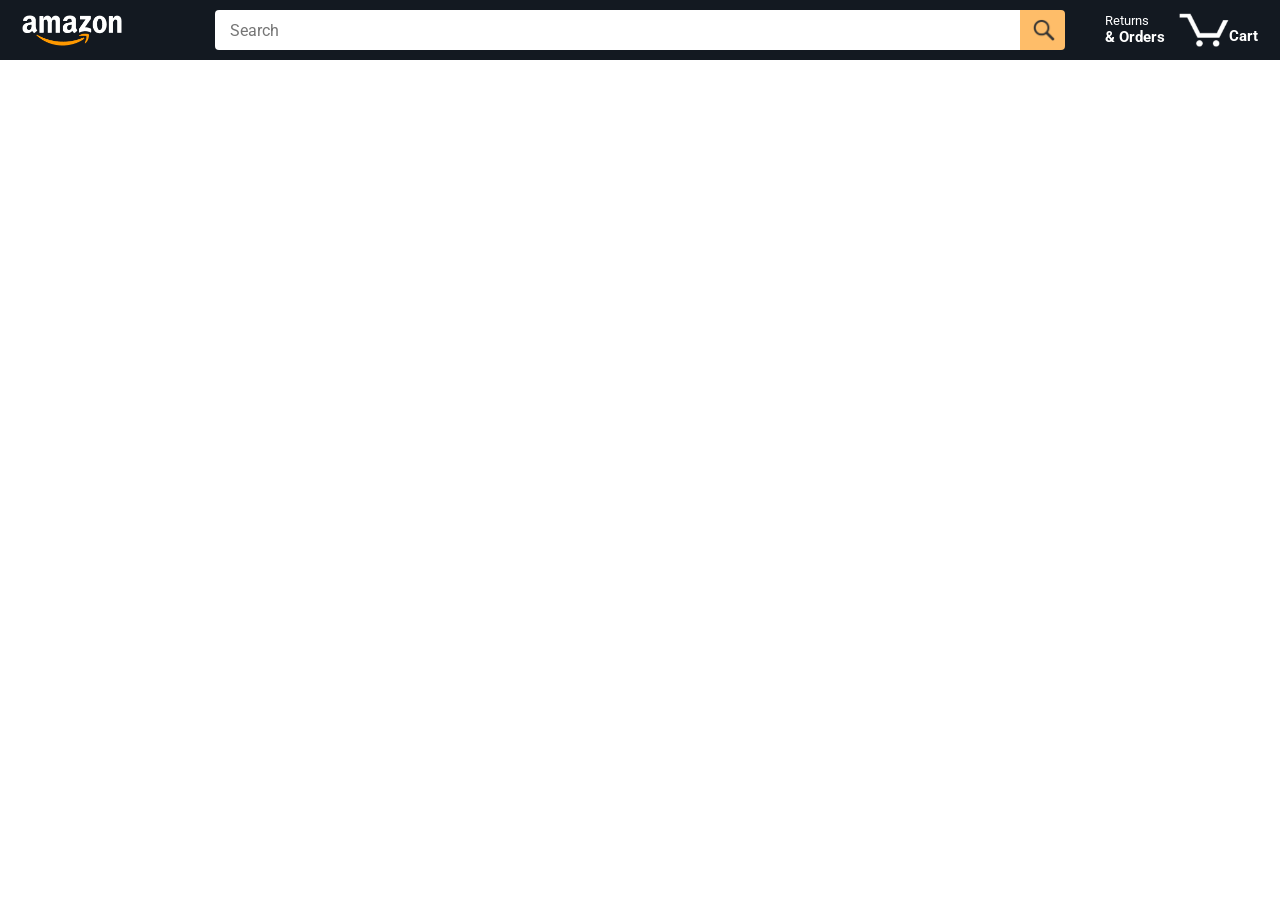
<file: javascript-amazon-project-main/index.html>
<!DOCTYPE html>
<html>
  <head>
    <title>Amazon Project</title>

    <!-- This code is needed for responsive design to work.
      (Responsive design = make the website look good on
      smaller screen sizes like a phone or a tablet). -->
    <meta name="viewport" content="width=device-width, initial-scale=1">

    <!-- Load a font called Roboto from Google Fonts. -->
    <link rel="preconnect" href="https://fonts.googleapis.com">
    <link rel="preconnect" href="https://fonts.gstatic.com" crossorigin>
    <link href="https://fonts.googleapis.com/css2?family=Roboto:wght@400;500;700&display=swap" rel="stylesheet">

    <!-- Here are the CSS files for this page. -->
    <link rel="stylesheet" href="styles/shared/general.css">
    <link rel="stylesheet" href="styles/shared/amazon-header.css">
    <link rel="stylesheet" href="styles/pages/amazon.css">
  </head>
  <body>
    <div class="amazon-header">
      <div class="amazon-header-left-section">
        <a href="index.html" class="header-link">
          <img class="amazon-logo"
            src="images/amazon-logo-white.png">
          <img class="amazon-mobile-logo"
            src="images/amazon-mobile-logo-white.png">
        </a>
      </div>

      <div class="amazon-header-middle-section">
        <input class="search-bar" type="text" placeholder="Search">

        <button class="search-button">
          <img class="search-icon" src="images/icons/search-icon.png">
        </button>
      </div>

      <div class="amazon-header-right-section">
        <a class="orders-link header-link" href="orders.html">
          <span class="returns-text">Returns</span>
          <span class="orders-text">& Orders</span>
        </a>

        <a class="cart-link header-link" href="checkout.html">
          <img class="cart-icon" src="images/icons/cart-icon.png">
          <div class="cart-quantity js-cart-quantity"></div>
          <div class="cart-text">Cart</div>
        </a>
      </div>
    </div>
    
    <div class="main">
      <div class="products-grid js-products-grid">
        
      </div>
    </div>

    <script type="module" src="scripts/amazon.js"></script>
  </body>
</html>
</file>
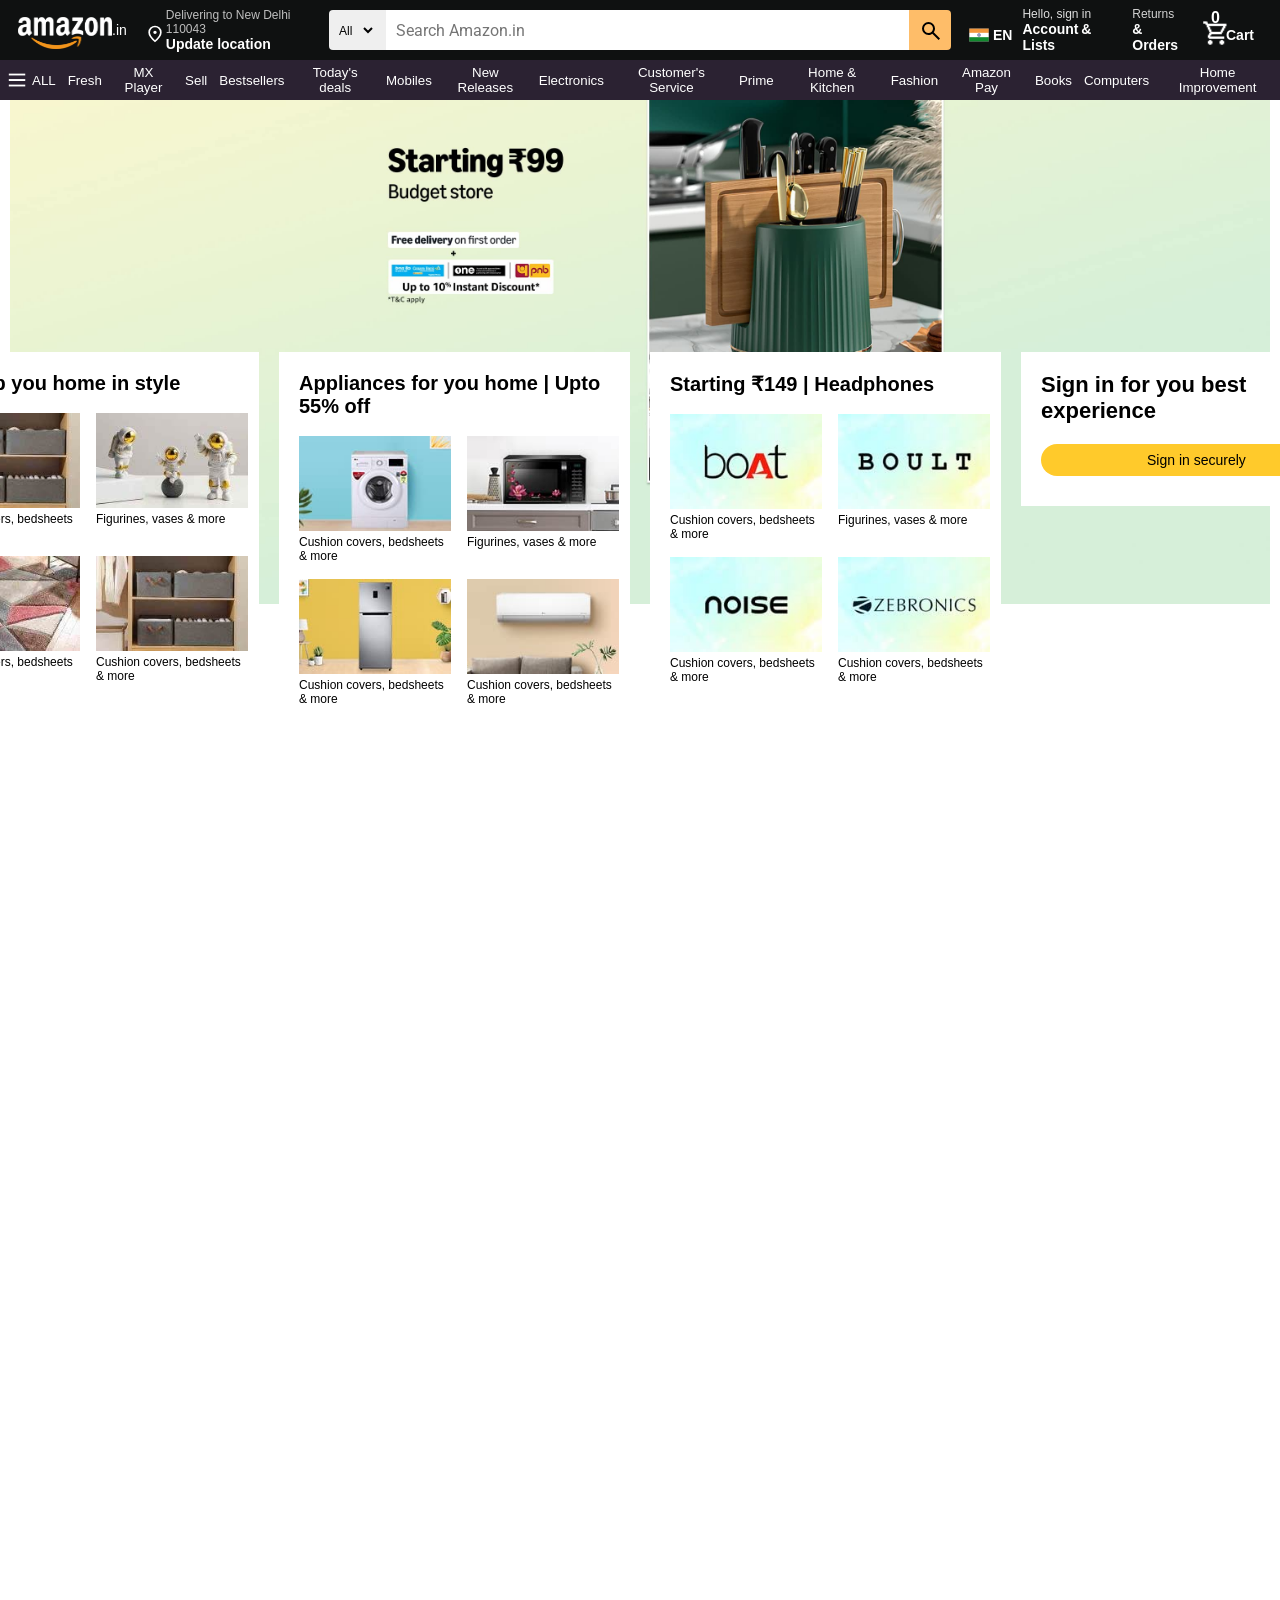
<file: amazon-home-page/amazon.html>
<!DOCTYPE html>
<html lang="en">
<head>
	<meta charset="UTF-8">
	<meta name="viewport" content="width=device-width, initial-scale=1.0">
	<title>Document</title>

	<link rel="preconnect" href="https://fonts.googleapis.com">
	<link rel="preconnect" href="https://fonts.gstatic.com" crossorigin>
	<link href="https://fonts.googleapis.com/css2?family=Fira+Code:wght@300..700&		family=Roboto:ital,wght@0,100..900;1,100..900&display=swap" rel="stylesheet">
	<link rel="stylesheet" href="nav-bar.css">
	<link rel="preconnect" href="https://fonts.googleapis.com">
	<link rel="preconnect" href="https://fonts.gstatic.com" crossorigin>	
	<link href="https://fonts.googleapis.com/css2?family=Lato:ital,wght@0,100;0,300;0,400;0,700;0,900;1,100;1,300;1,400;1,700;1,900&family=Open+Sans:ital,wght@0,300..800;1,300..800&display=swap" rel="stylesheet">
	<link rel="stylesheet" href="content.css">
	<link rel="stylesheet" href="top-bar.css">

	<style>
		
		body {
			font-family: Arial, Helvetica, sans-serif;
			margin : 0;

			padding-top: 60px;
			margin-bottom: 3000px;
		}
	</style>
	
</head>
<body>
	<div class="top-bar">
		<div class="left-section">
			<div class="home-button">
				<img src="icons/Amazon-Logo-White-Transparent.png" width="100px" class="amazon-icon"> .in
			</div>

			<div class="location-box">
				<img src="icons/location_on_24dp_FFFFFF_FILL0_wght400_GRAD0_opsz24.svg" width="20px" class="location-icon">

				<div>
					<p class="location-default">Delivering to New Delhi 110043</p>
					<p class="location-change-button">Update location</p>
				</div>
			</div>
		</div>


		<div class="middle-section">
			<button class="drop-down">All <select class="dropdown-button" ></select></button>
			
			<input type="text" placeholder="Search Amazon.in" class="search-box">	
			<button class="search-button"><img src="icons/search_24dp_000000_FILL0_wght400_GRAD0_opsz24.svg"></button>
		</div>

		<div class="right-section">
			<div class="language-button">
				<img src="icons/flag.png" width="20px;" height="20" class="flag">
				<p>EN</p>
		 	</div>

			<div class="account-button">
				<p class="sign-in-message">Hello, sign in</p>
				<p class="accounts-option">Account & Lists</p>
			</div>

			<div class="orders-button">
				<p class="returns">Returns</p>
				<p class="orders">& Orders</p>
			</div>

			<div class="cart">
				<div class="cart-area"><img src="icons/shopping_cart_24dp_FFFFFF_FILL0_wght400_GRAD0_opsz24.png" class="cart-icon"> <p class="items">4</p></div>
				
				<p class="cart-text">Cart</p>
			</div>
		</div>
	</div>
	
	<div class="nav-bar">
		<button class="nav-buttons-all"><img src="icons/download.png" width="22px;" style="margin-right: 4px">ALL</button>
		<button class="nav-buttons">Fresh</button>
		<button class="nav-buttons">MX Player</button>
		<button class="nav-buttons">Sell</button>
		<button class="nav-buttons">Bestsellers</button>
		<button class="nav-buttons">Today's deals</button>
		<button class="nav-buttons">Mobiles</button>
		<button class="nav-buttons">New Releases</button>
		<button class="nav-buttons">Electronics</button>
		<button class="nav-buttons">Customer's Service</button>
		<button class="nav-buttons">Prime</button>
		<button class="nav-buttons">Home & Kitchen</button>
		<button class="nav-buttons">Fashion</button>
		<button class="nav-buttons">Amazon Pay</button>
		<button class="nav-buttons">Books</button>
		<button class="nav-buttons">Computers</button>
		<button class="nav-buttons">Home Improvement</button>
	</div>

	<div class="main-content">
		<div class="shop-rec"> 
			<p style="margin: 0; font-family: arial; font-weight: 700; font-size: 20px; margin-bottom: 18px; ">
				Revamp you home in style
			</p>
			<div class="category-grid">
				<div class="shop-box">
					<img src="images/186x116_Home_storage_1._SY116_CB555624324_.jpg" width="152px;">
					<p style="width:152px; font-size: 12px;">Cushion covers, bedsheets & more</p>
				</div>
				<div class="shop-box">
					<img src="images/186x116_Home_decor_1._SY116_CB555624324_.jpg" width="152px;">
					<p style="width:152px; font-size: 12px;">Figurines, vases & more</p>
				</div>
				<div class="shop-box">
					<img src="images/186x116_Home_furnishings_2._SY116_CB555624324_.jpg" width="152px;">
					<p style="width:152px; font-size: 12px;">Cushion covers, bedsheets & more</p>
				</div>
				<div class="shop-box">
					<img src="images/186x116_Home_storage_1._SY116_CB555624324_.jpg" width="152px;">
					<p style="width:152px; font-size: 12px;">Cushion covers, bedsheets & more</p>
				</div>
			</div>
		</div>
		<div class="shop-rec">
			<p style="margin: 0; font-family: arial; font-weight: 700; font-size: 20px; margin-bottom: 18px;  width: 1fr">
				Appliances for you home | Upto 55% off
			</p>
			<div class="category-grid">
				<div class="shop-box">
					<img src="images/186x116---wm._SY116_CB667322346_.jpg" width="152px;">
					<p style="width:152px; font-size: 12px;">Cushion covers, bedsheets & more</p>
				</div>
				<div class="shop-box">
					<img src="images/Appliances-QC-PC-186x116--B07G5J5FYP._SY116_CB667322346_.jpg" width="152px;">
					<p style="width:152px; font-size: 12px;">Figurines, vases & more</p>
				</div>
				<div class="shop-box">
					<img src="images/Appliances-QC-PC-186x116--B08345R1ZW._SY116_CB667322346_.jpg" width="152px;">
					<p style="width:152px; font-size: 12px;">Cushion covers, bedsheets & more</p>
				</div>
				<div class="shop-box">
					<img src="images/Appliances-QC-PC-186x116--B08RDL6H79._SY116_CB667322346_.jpg" width="152px;">
					<p style="width:152px; font-size: 12px;">Cushion covers, bedsheets & more</p>
				</div>
			</div>
		</div>
		<div class="shop-rec">
			<p style="margin: 0; font-family: arial; font-weight: 700; font-size: 20px; margin-bottom: 18px; ">
				Starting ₹149 | Headphones	
			</p>
			<div class="category-grid">
				<div class="shop-box">
					<img src="images/PC_QuadCard_boAt_0.5x._SY116_CB553870684_.jpg" width="152px;">
					<p style="width:152px; font-size: 12px;">Cushion covers, bedsheets & more</p>
				</div>
				<div class="shop-box">
					<img src="images/PC_QuadCard_Boult_0.5x._SY116_CB553870684_.jpg" width="152px;">
					<p style="width:152px; font-size: 12px;">Figurines, vases & more</p>
				</div>
				<div class="shop-box">
					<img src="images/PC_QuadCard_Noise_0.5x._SY116_CB553870684_.jpg" width="152px;">
					<p style="width:152px; font-size: 12px;">Cushion covers, bedsheets & more</p>
				</div>
				<div class="shop-box">
					<img src="images/PC_QuadCard_Zeb_0.5x_1._SY116_CB570220221_.jpg" width="152px;">
					<p style="width:152px; font-size: 12px;">Cushion covers, bedsheets & more</p>
				</div>
			</div>
		</div>
		<div class="sign-in-element">
			<div>
				<p style="font-family: arial; font-size: 22px; font-weight: 700;">Sign in for you best experience</p>
				<button style="background-color: rgb(255, 202, 43); font-size: 14px; border: none; border-radius: 20px; padding-left: 106px;
				padding-right: 106px; padding-top: 8px; padding-bottom: 8px; margin-top: 20px;">Sign in securely</button>
			</div>
			<div></div>
		</div>
		</div>
	</div>


	<script>
		const items = document.querySelector('.items');
		let counter = 0;

		items.innerText = counter;
	</script>
</body>
</html>
</file>
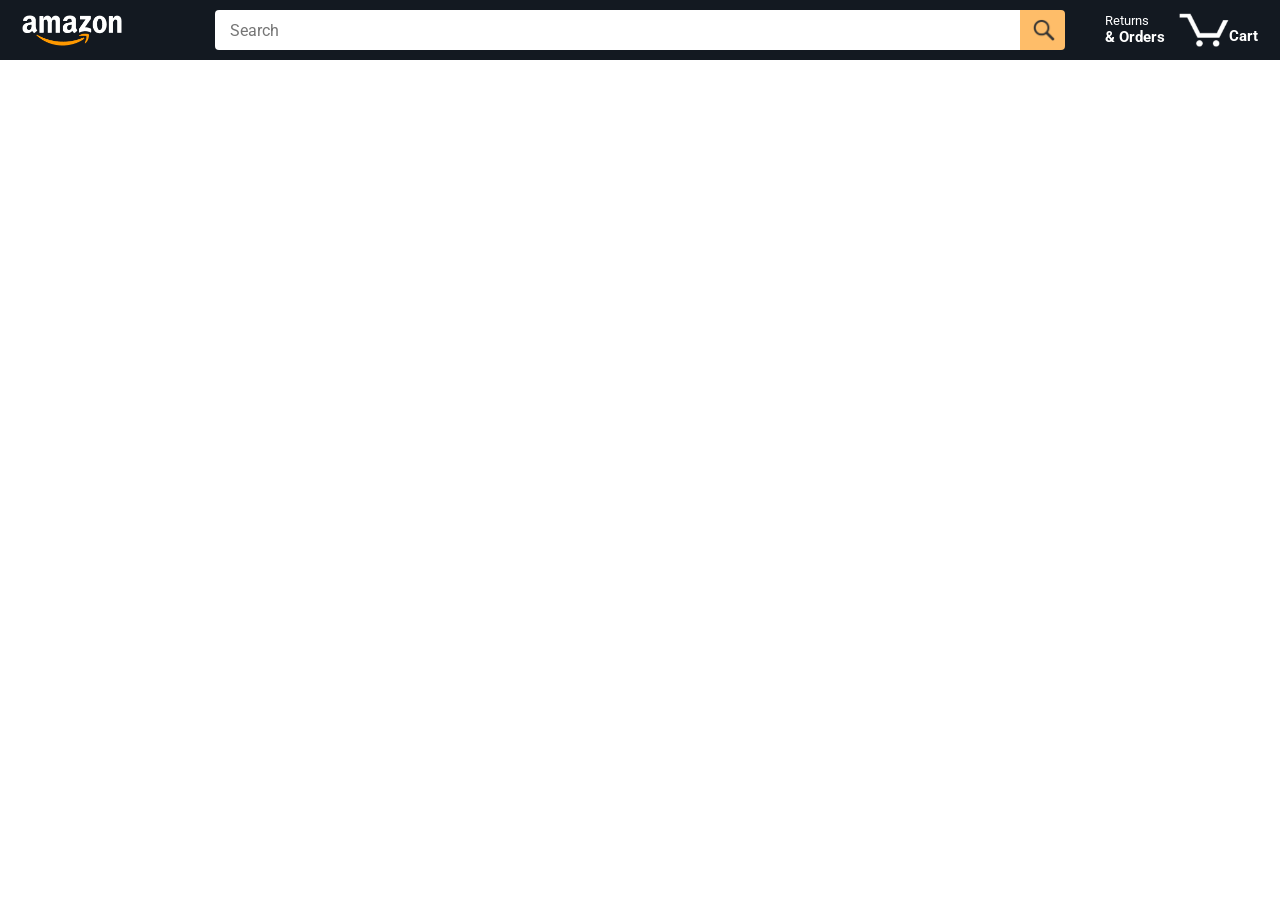
<file: javascript-amazon-project-main/amazon.html>
<!DOCTYPE html>
<html>
  <head>
    <title>Amazon Project</title>

    <!-- This code is needed for responsive design to work.
      (Responsive design = make the website look good on
      smaller screen sizes like a phone or a tablet). -->
    <meta name="viewport" content="width=device-width, initial-scale=1">

    <!-- Load a font called Roboto from Google Fonts. -->
    <link rel="preconnect" href="https://fonts.googleapis.com">
    <link rel="preconnect" href="https://fonts.gstatic.com" crossorigin>
    <link href="https://fonts.googleapis.com/css2?family=Roboto:wght@400;500;700&display=swap" rel="stylesheet">

    <!-- Here are the CSS files for this page. -->
    <link rel="stylesheet" href="styles/shared/general.css">
    <link rel="stylesheet" href="styles/shared/amazon-header.css">
    <link rel="stylesheet" href="styles/pages/amazon.css">
  </head>
  <body>
    <div class="amazon-header">
      <div class="amazon-header-left-section">
        <a href="amazon.html" class="header-link">
          <img class="amazon-logo"
            src="images/amazon-logo-white.png">
          <img class="amazon-mobile-logo"
            src="images/amazon-mobile-logo-white.png">
        </a>
      </div>

      <div class="amazon-header-middle-section">
        <input class="search-bar" type="text" placeholder="Search">

        <button class="search-button">
          <img class="search-icon" src="images/icons/search-icon.png">
        </button>
      </div>

      <div class="amazon-header-right-section">
        <a class="orders-link header-link" href="orders.html">
          <span class="returns-text">Returns</span>
          <span class="orders-text">& Orders</span>
        </a>

        <a class="cart-link header-link" href="checkout.html">
          <img class="cart-icon" src="images/icons/cart-icon.png">
          <div class="cart-quantity js-cart-quantity"></div>
          <div class="cart-text">Cart</div>
        </a>
      </div>
    </div>
    
    <div class="main">
      <div class="products-grid js-products-grid">
        
      </div>
    </div>

    <script type="module" src="scripts/amazon.js"></script>
  </body>
</html>
</file>
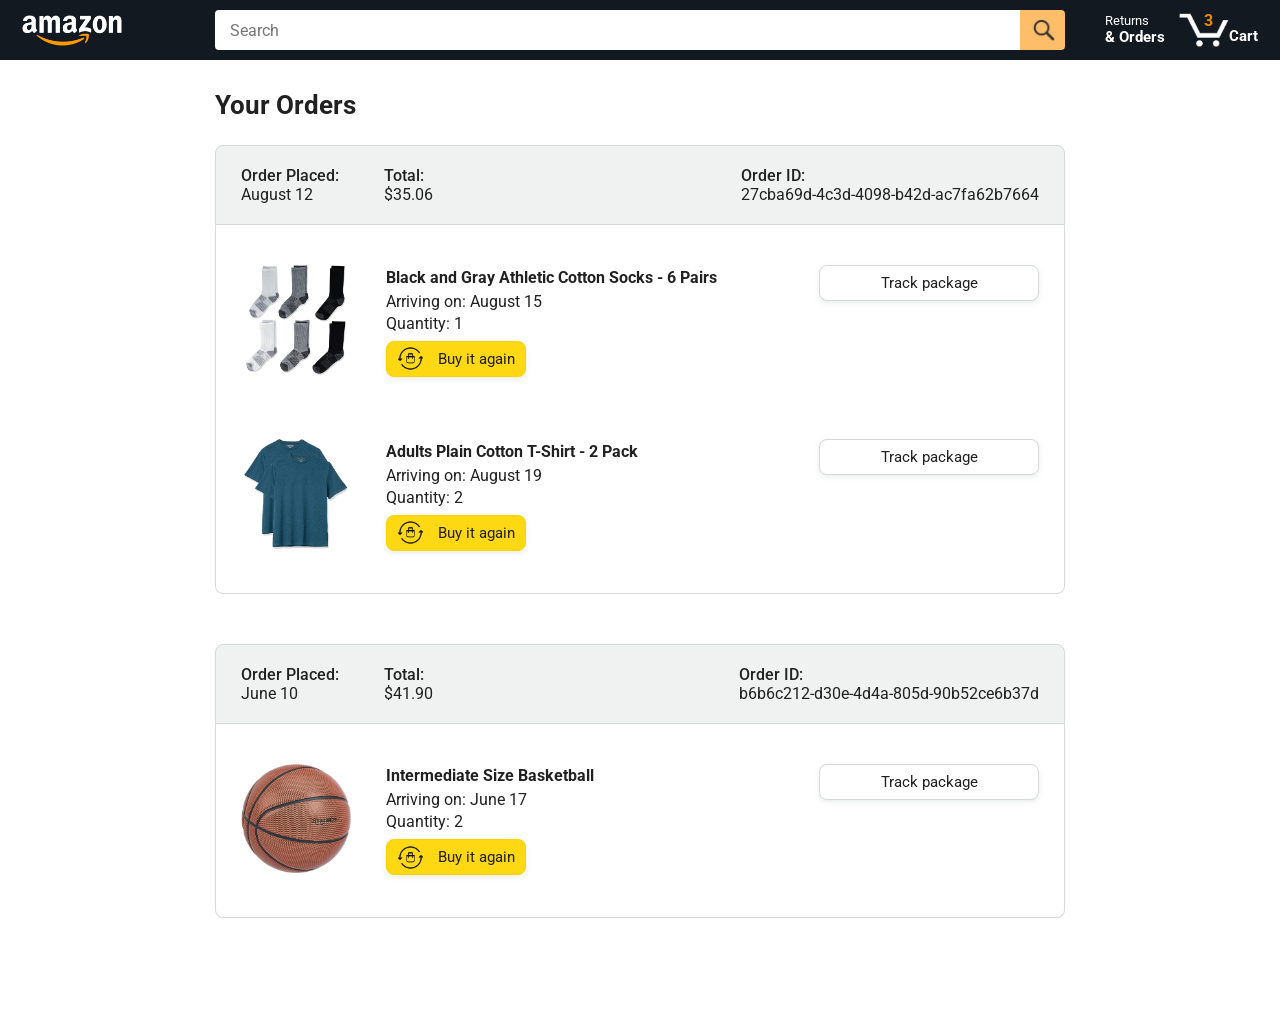
<file: javascript-amazon-project-main/orders.html>
<!DOCTYPE html>
<html>
  <head>
    <title>Orders</title>

    <!-- This code is needed for responsive design to work.
      (Responsive design = make the website look good on
      smaller screen sizes like a phone or a tablet). -->
    <meta name="viewport" content="width=device-width, initial-scale=1">

    <!-- Load a font called Roboto from Google Fonts. -->
    <link rel="preconnect" href="https://fonts.googleapis.com">
    <link rel="preconnect" href="https://fonts.gstatic.com" crossorigin>
    <link href="https://fonts.googleapis.com/css2?family=Roboto:wght@400;500;700&display=swap" rel="stylesheet">

    <!-- Here are the CSS files for this page. -->
    <link rel="stylesheet" href="styles/shared/general.css">
    <link rel="stylesheet" href="styles/shared/amazon-header.css">
    <link rel="stylesheet" href="styles/pages/orders.css">
  </head>
  <body>
    <div class="amazon-header">
      <div class="amazon-header-left-section">
        <a href="index.html" class="header-link">
          <img class="amazon-logo"
            src="images/amazon-logo-white.png">
          <img class="amazon-mobile-logo"
            src="images/amazon-mobile-logo-white.png">
        </a>
      </div>

      <div class="amazon-header-middle-section">
        <input class="search-bar" type="text" placeholder="Search">

        <button class="search-button">
          <img class="search-icon" src="images/icons/search-icon.png">
        </button>
      </div>

      <div class="amazon-header-right-section">
        <a class="orders-link header-link" href="orders.html">
          <span class="returns-text">Returns</span>
          <span class="orders-text">& Orders</span>
        </a>

        <a class="cart-link header-link" href="checkout.html">
          <img class="cart-icon" src="images/icons/cart-icon.png">
          <div class="cart-quantity">3</div>
          <div class="cart-text">Cart</div>
        </a>
      </div>
    </div>

    <div class="main">
      <div class="page-title">Your Orders</div>

      <div class="orders-grid">
        <div class="order-container">
          
          <div class="order-header">
            <div class="order-header-left-section">
              <div class="order-date">
                <div class="order-header-label">Order Placed:</div>
                <div>August 12</div>
              </div>
              <div class="order-total">
                <div class="order-header-label">Total:</div>
                <div>$35.06</div>
              </div>
            </div>

            <div class="order-header-right-section">
              <div class="order-header-label">Order ID:</div>
              <div>27cba69d-4c3d-4098-b42d-ac7fa62b7664</div>
            </div>
          </div>

          <div class="order-details-grid">
            <div class="product-image-container">
              <img src="images/products/athletic-cotton-socks-6-pairs.jpg">
            </div>

            <div class="product-details">
              <div class="product-name">
                Black and Gray Athletic Cotton Socks - 6 Pairs
              </div>
              <div class="product-delivery-date">
                Arriving on: August 15
              </div>
              <div class="product-quantity">
                Quantity: 1
              </div>
              <button class="buy-again-button button-primary">
                <img class="buy-again-icon" src="images/icons/buy-again.png">
                <span class="buy-again-message">Buy it again</span>
              </button>
            </div>

            <div class="product-actions">
              <a href="tracking.html">
                <button class="track-package-button button-secondary">
                  Track package
                </button>
              </a>
            </div>

            <div class="product-image-container">
              <img src="images/products/adults-plain-cotton-tshirt-2-pack-teal.jpg">
            </div>

            <div class="product-details">
              <div class="product-name">
                Adults Plain Cotton T-Shirt - 2 Pack
              </div>
              <div class="product-delivery-date">
                Arriving on: August 19
              </div>
              <div class="product-quantity">
                Quantity: 2
              </div>
              <button class="buy-again-button button-primary">
                <img class="buy-again-icon" src="images/icons/buy-again.png">
                <span class="buy-again-message">Buy it again</span>
              </button>
            </div>

            <div class="product-actions">
              <a href="tracking.html">
                <button class="track-package-button button-secondary">
                  Track package
                </button>
              </a>
            </div>
          </div>
        </div>

        <div class="order-container">

          <div class="order-header">
            <div class="order-header-left-section">
              <div class="order-date">
                <div class="order-header-label">Order Placed:</div>
                <div>June 10</div>
              </div>
              <div class="order-total">
                <div class="order-header-label">Total:</div>
                <div>$41.90</div>
              </div>
            </div>

            <div class="order-header-right-section">
              <div class="order-header-label">Order ID:</div>
              <div>b6b6c212-d30e-4d4a-805d-90b52ce6b37d</div>
            </div>
          </div>

          <div class="order-details-grid">
            <div class="product-image-container">
              <img src="images/products/intermediate-composite-basketball.jpg">
            </div>

            <div class="product-details">
              <div class="product-name">
                Intermediate Size Basketball
              </div>
              <div class="product-delivery-date">
                Arriving on: June 17
              </div>
              <div class="product-quantity">
                Quantity: 2
              </div>
              <button class="buy-again-button button-primary">
                <img class="buy-again-icon" src="images/icons/buy-again.png">
                <span class="buy-again-message">Buy it again</span>
              </button>
            </div>

            <div class="product-actions">
              <a href="tracking.html">
                <button class="track-package-button button-secondary">
                  Track package
                </button>
              </a>
            </div>
          </div>
        </div>
      </div>
    </div>
  </body>
</html>
</file>
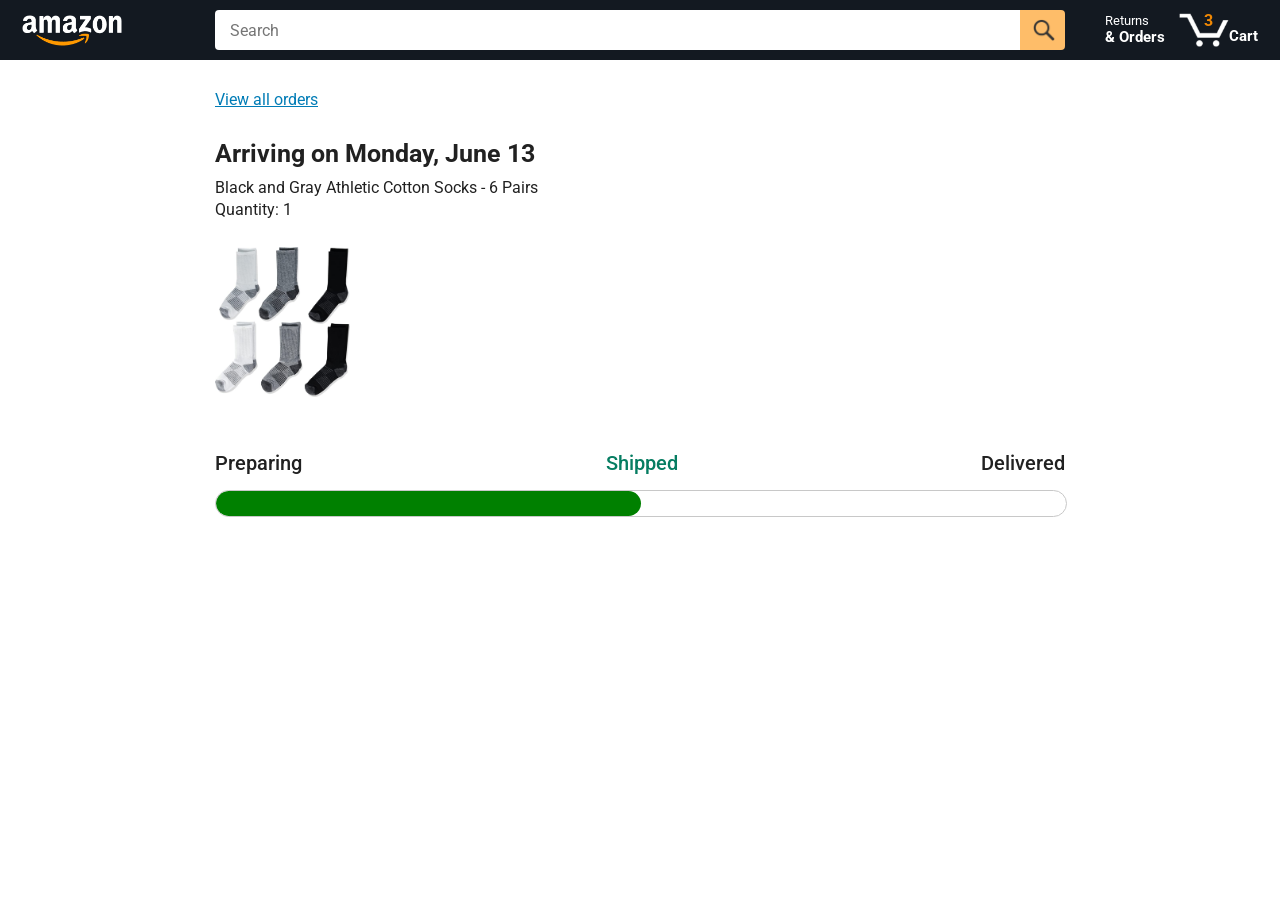
<file: javascript-amazon-project-main/tracking.html>
<!DOCTYPE html>
<html>
  <head>
    <title>Tracking</title>

    <!-- This code is needed for responsive design to work.
      (Responsive design = make the website look good on
      smaller screen sizes like a phone or a tablet). -->
    <meta name="viewport" content="width=device-width, initial-scale=1">

    <!-- Load a font called Roboto from Google Fonts. -->
    <link rel="preconnect" href="https://fonts.googleapis.com">
    <link rel="preconnect" href="https://fonts.gstatic.com" crossorigin>
    <link href="https://fonts.googleapis.com/css2?family=Roboto:wght@400;500;700&display=swap" rel="stylesheet">

    <!-- Here are the CSS files for this page. -->
    <link rel="stylesheet" href="styles/shared/general.css">
    <link rel="stylesheet" href="styles/shared/amazon-header.css">
    <link rel="stylesheet" href="styles/pages/tracking.css">
  </head>
  <body>
    <div class="amazon-header">
      <div class="amazon-header-left-section">
        <a href="index.html" class="header-link">
          <img class="amazon-logo"
            src="images/amazon-logo-white.png">
          <img class="amazon-mobile-logo"
            src="images/amazon-mobile-logo-white.png">
        </a>
      </div>

      <div class="amazon-header-middle-section">
        <input class="search-bar" type="text" placeholder="Search">

        <button class="search-button">
          <img class="search-icon" src="images/icons/search-icon.png">
        </button>
      </div>

      <div class="amazon-header-right-section">
        <a class="orders-link header-link" href="orders.html">
          <span class="returns-text">Returns</span>
          <span class="orders-text">& Orders</span>
        </a>

        <a class="cart-link header-link" href="checkout.html">
          <img class="cart-icon" src="images/icons/cart-icon.png">
          <div class="cart-quantity">3</div>
          <div class="cart-text">Cart</div>
        </a>
      </div>
    </div>

    <div class="main">
      <div class="order-tracking">
        <a class="back-to-orders-link link-primary" href="orders.html">
          View all orders
        </a>

        <div class="delivery-date">
          Arriving on Monday, June 13
        </div>

        <div class="product-info">
          Black and Gray Athletic Cotton Socks - 6 Pairs
        </div>

        <div class="product-info">
          Quantity: 1
        </div>

        <img class="product-image" src="images/products/athletic-cotton-socks-6-pairs.jpg">

        <div class="progress-labels-container">
          <div class="progress-label">
            Preparing
          </div>
          <div class="progress-label current-status">
            Shipped
          </div>
          <div class="progress-label">
            Delivered
          </div>
        </div>

        <div class="progress-bar-container">
          <div class="progress-bar"></div>
        </div>
      </div>
    </div>
  </body>
</html>
</file>
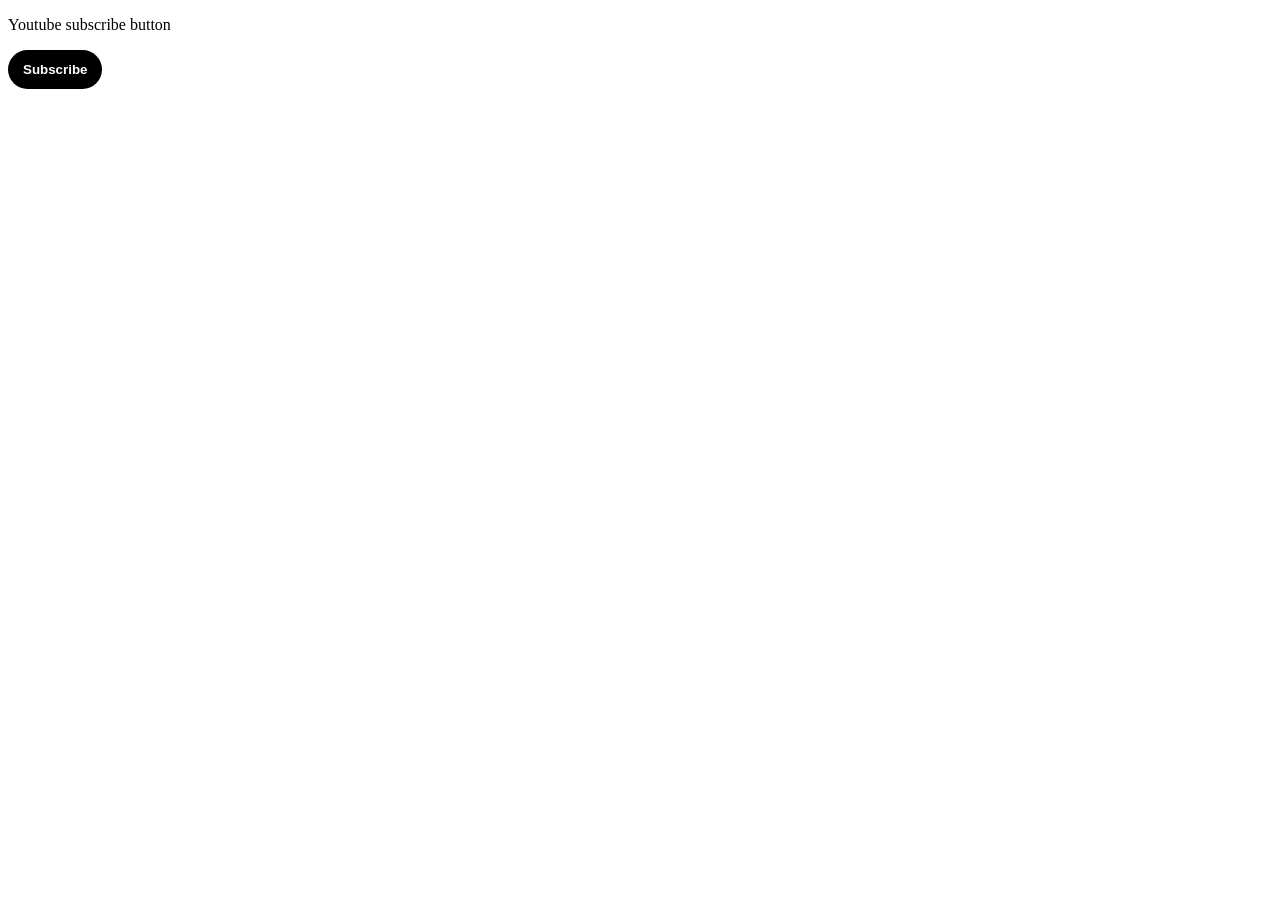
<file: practice-js/dom-projects.html>
<!DOCTYPE html>
<html lang="en">
<head>
	<meta charset="UTF-8">
	<meta name="viewport" content="width=device-width, initial-scale=1.0">
	<title>Document</title>

	<style>

		.subscribe-button {
			background-color : black;
			color : white;

			padding-top : 12px;
			padding-bottom : 12px;
			padding-right : 15px;
			padding-left : 15px;

			font-family : Arial, Helvetica, sans-serif;
			font-weight : 700;

			border-radius : 24px;
			border : none;
		}

		.is-subscribed {
			background-color : rgb(213, 213, 213);
			color : black;
		}
	</style>
</head>
<body>
	<p>Youtube subscribe button</p>
	<button onclick="pressButton()" class="js-subscribe-button subscribe-button">Subscribe</button>
	<p class="js-show-subs"></p>
	<script>
		let counter = 0;
		function pressButton () {
			const real = document.querySelector('.js-subscribe-button');
			
			if(real.innerText === 'Subscribe'){
				real.innerHTML = 'Subscribed';
				real.classList.add
					('is-subscribed');
			}else {
				real.innerText = 'Subscribe';
				real.classList.remove('is-subscribed');
			}
		}
	</script>
</body>
</html>
</file>
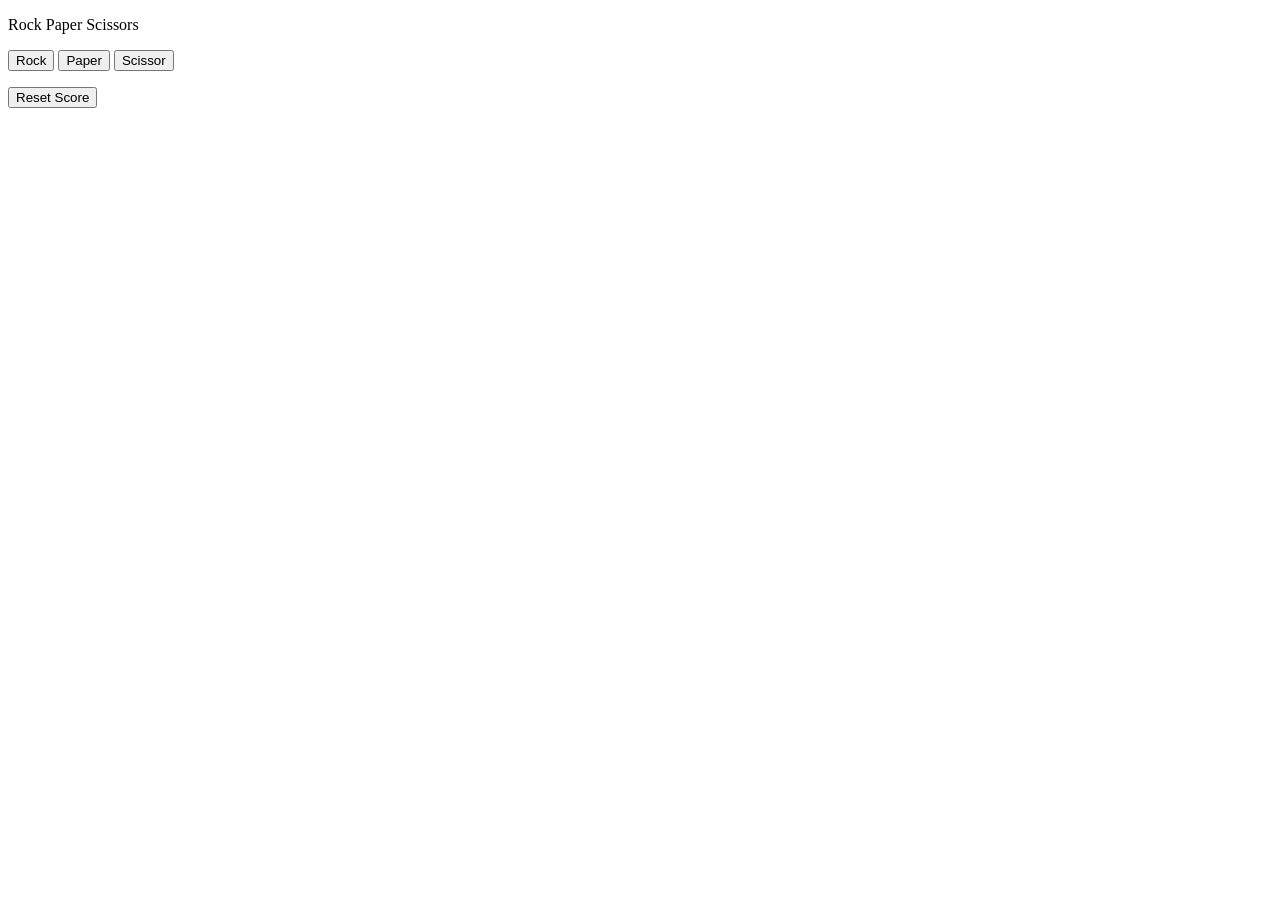
<file: practice-js/gameupgrade_js.html>
<!DOCTYPE html>
<html lang="en">
  <head>
    <meta charset="UTF-8" />
    <meta name="viewport" content="width=device-width, initial-scale=1.0" />
    <title>Document</title>
  </head>
  <body>
    
    <p>Rock Paper Scissors</p>
    <button
      onclick="

			gameResult('Rock');

			"
    >
      Rock
    </button>
    <button
      onclick="

			gameResult('Paper');
		
		"
    >
      Paper
    </button>
    <button
      onclick="

			gameResult('Scissor');

		"
    >
      Scissor
    </button>

    <p class="result"></p>
    <p class="scorePara"></p>


    <button
      onclick="
			score.wins = 0;
			score.ties = 0;
			score.loses = 0;
      localStorage.removeItem('score');
		"
    >
      Reset Score
    </button>

    <script>
      let score = JSON.parse(localStorage.getItem('score'));

      if(score === null){
        score = {
          wins : 0,
          loses : 0,
          ties : 0
        }
      }
      
      function pickComputerMove() {
        let randomNumber = Math.random();

        if (randomNumber >= 0 && randomNumber < 1 / 3) {
          computerMove = "Rock";
        } else if (randomNumber >= 1 / 3 && randomNumber < 2 / 3) {
          computerMove = "Paper";
        } else if (randomNumber >= 2 / 3 && randomNumber < 1) {
          computerMove = "Scissor";
        }

        return computerMove;
      }

      /*********************************************************/

      function gameResult(userPick) {
        let computerMove = pickComputerMove();
        let result;

        if (userPick === "Scissor") {
          if (computerMove === "Scissor") {
            result = "Tie";
            score.ties++;
          } else if (computerMove === "Rock") {
            result = "You lose";
            score.loses++;
          } else if (computerMove === "Paper") {
            result = "You win";
            score.wins++;
          }
        } else if (userPick === "Rock") {
          if (computerMove === "Rock") {
            result = "Tie";
            score.ties++;
          } else if (computerMove === "Paper") {
            result = "You lose";
            score.loses++;
          } else if (computerMove === "Scissor") {
            result = "You win";
            score.wins++;
          }
        } else if (userPick === "Paper") {
          if (computerMove === "Rock") {
            result = "You win";
            score.wins++;
          } else if (computerMove === "Paper") {
            result = "Tie";
            score.ties++;
          } else if (computerMove === "Scissor") {
            result = "You lose";
            score.loses++;
          }
        }

        localStorage.setItem('score', JSON.stringify(score));

        const showResult = document.querySelector('.result');
        let showScore = document.querySelector('scorePara');

        showResult.innerText = `${result}`;

        showScore.innerHTML = `Wins : ${score.wins}, Loses : ${score.loses}, Ties : ${score.ties}`;
      }
    </script>
  </body>
</html>
</file>
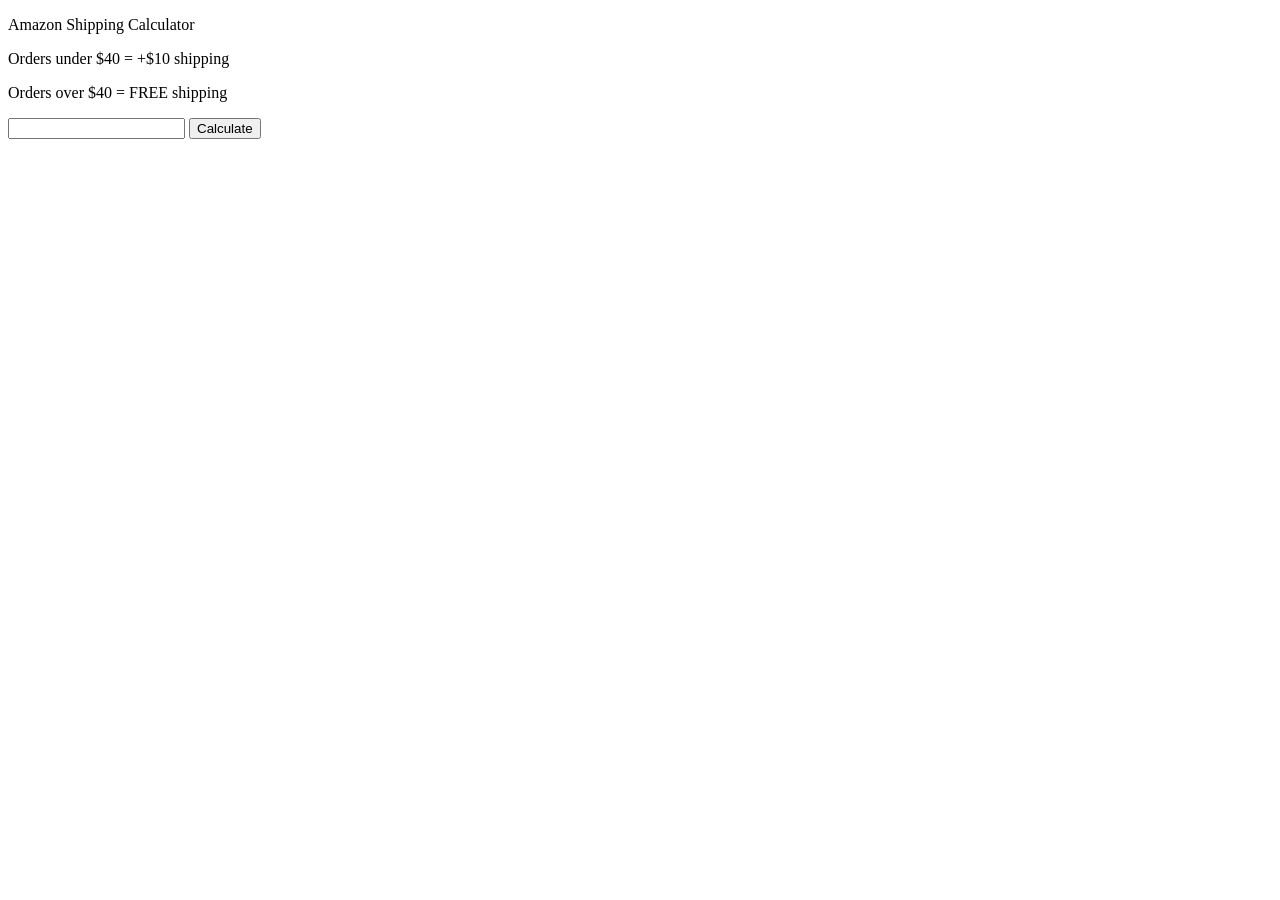
<file: practice-js/onscreenprice.html>
<!DOCTYPE html>
<html lang="en">
<head>
    <meta charset="UTF-8">
    <meta name="viewport" content="width=device-width, initial-scale=1.0">
    <title>Document</title>
</head>
<style>
    .error {
        color :rgb(255, 48, 48);
        font-family : Arial, Helvetica, sans-serif;
    }
</style>
<body>
    <p>Amazon Shipping Calculator</p>
    <p>Orders under $40 = +$10 shipping</p>
    <p>Orders over $40 = FREE shipping</p>

    <input type="text" class="js-input-price" onkeydown="
        handleCostKeydown(event);
    ">

    <button class="js-calculate-button" onclick="
        shippingPrice();
    " >Calculate</button>
    <p class="js-calculated-price"></p>

    <script>
        function shippingPrice () {
            let price = (document.querySelector('.js-input-price').value);
            
            const display = document.querySelector('.js-calculated-price');

            if(price !== ''){

                price = (Number(price));

                if(price >= 0) {
                    if(display.classList.contains('error')){
                        display.classList.remove('error');
                    }
                    if(price >= 40){
                        display.innerHTML = `<p>$${price}</p>`; 
                     }
                    else if(price < 40){
                        display.innerHTML = `<p>$${price+10}</p>`;
                    }
                }else {
                    display.classList.add('error');
                    display.innerHTML = 'Error: const cannot be less than $0';
                }

            }else {
                 if(display.classList.contains('error')){
                        display.classList.remove('error');
                        console.log('contains');
                    }
                display.innerHTML = 'Please enter cost of your cart!'

            }
            
        }

        function handleCostKeydown(event) {
            if(event.key === 'Enter'){
                shippingPrice();
            }
        }
        
    </script>
</body>
</html>
</file>
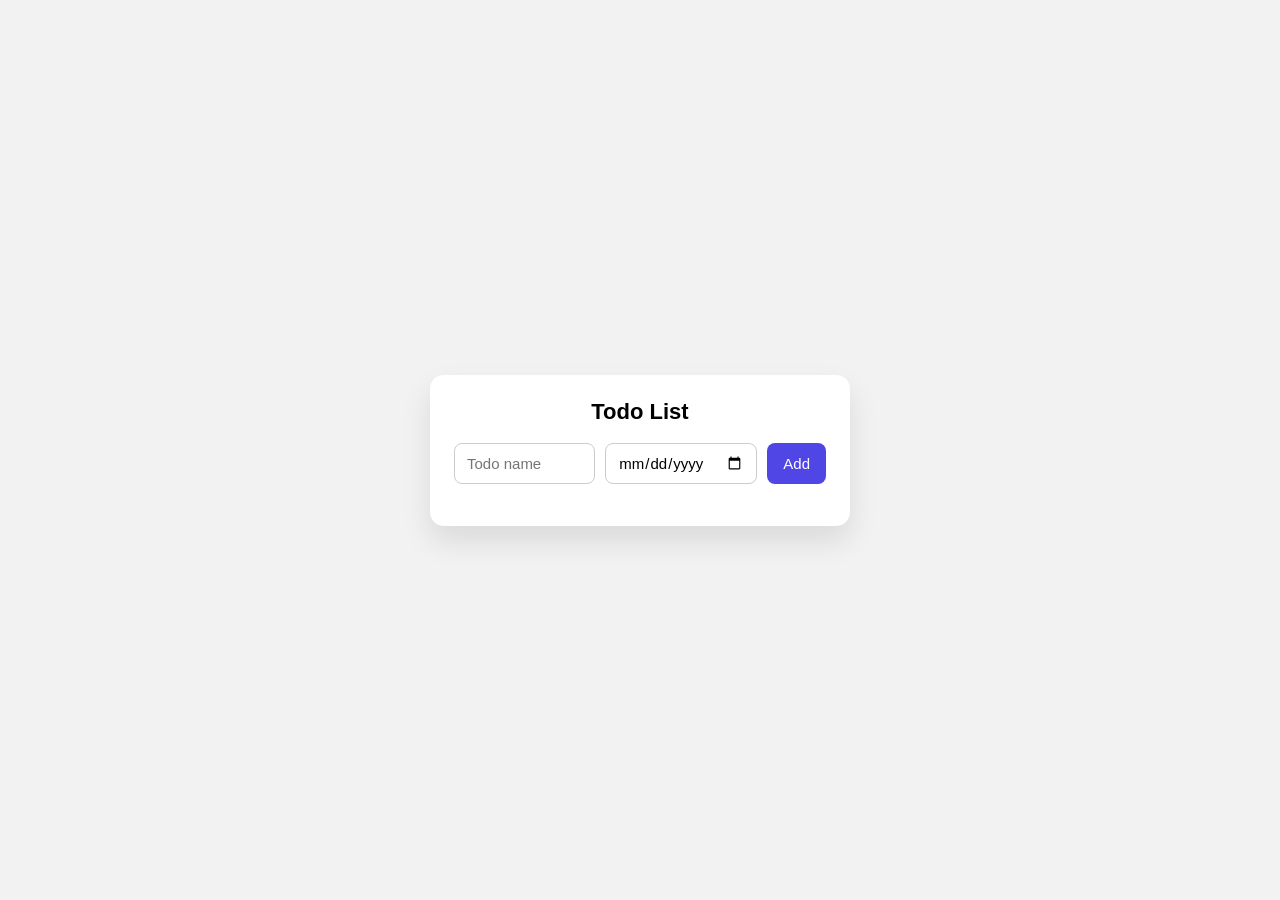
<file: todo-list/to-do-list.html>
<!DOCTYPE html>
<html lang="en">
<head>
  <meta charset="UTF-8" />
  <meta name="viewport" content="width=device-width, initial-scale=1.0" />
  <title>Todo List</title>

  <style>
    * {
      box-sizing: border-box;
      margin: 0;
      padding: 0;
      font-family: Arial, Helvetica, sans-serif;
    }

    body {
      min-height: 100vh;
      background: #f2f2f2;
      display: flex;
      justify-content: center;
      align-items: center;
    }

    /* Card */
    .todo-container {
      background: #ffffff;
      width: 420px;
      padding: 24px;
      border-radius: 14px;
      box-shadow: 0 15px 30px rgba(0, 0, 0, 0.1);
    }

    .todo-container > p {
      text-align: center;
      font-size: 22px;
      font-weight: bold;
      margin-bottom: 18px;
    }

    /* Inputs row */
    .input-row {
      display: grid;
      grid-template-columns: 1.4fr 1fr auto;
      gap: 10px;
      margin-bottom: 18px;
    }

    .todo-input,
    .date-selector {
      padding: 10px 12px;
      font-size: 15px;
      border-radius: 8px;
      border: 1px solid #ccc;
      outline: none;
      width: 100%;
    }

    .todo-input:focus,
    .date-selector:focus {
      border-color: #4f46e5;
    }

    .js-add-button {
      padding: 10px 16px;
      background: #4f46e5;
      color: #fff;
      border: none;
      border-radius: 8px;
      font-size: 15px;
      cursor: pointer;
      white-space: nowrap;
    }

    .js-add-button:hover {
      background: #4338ca;
    }

    /* Todo list */
    .todo-display p {
      display: flex;
      justify-content: space-between;
      align-items: center;
      background: #f9fafb;
      padding: 12px 14px;
      margin-bottom: 10px;
      border-radius: 8px;
      font-size: 15px;
    }

    .todo-display p button {
      background: #ef4444;
      color: #fff;
      border: none;
      border-radius: 6px;
      padding: 6px 10px;
      font-size: 14px;
      cursor: pointer;
    }

    .todo-display p button:hover {
      background: #dc2626;
    }
  </style>
</head>

<body>
  <div class="todo-container">
    <p>Todo List</p>

    <div class="input-row">
      <input type="text" placeholder="Todo name" class="js-todo-input todo-input">
      <input type="date" class="js-date-selector date-selector">
      <button class="js-add-button">Add</button>
    </div>

    <div class="js-todo-display todo-display"></div>
  </div>

  <script src="to-do-list.js"></script>
</body>
</html>
</file>
<file: javascript-amazon-project-main/styles/shared/general.css>
body {
  font-family: Roboto, Arial;
  color: rgb(33, 33, 33);
  /* The <body> element has a default margin of 8px
     on all sides. This removes the default margins. */
  margin: 0;
}

/* <p> elements have a default margin on the top
   and bottom. This removes the default margins. */
p {
  margin: 0;
}

button {
  cursor: pointer;
}

select {
  cursor: pointer;
}

input, select, button {
  font-family: Roboto, Arial;
}

.button-primary {
  color: rgb(33, 33, 33);
  background-color: rgb(255, 216, 20);
  border: 1px solid rgb(252, 210, 0);
  border-radius: 8px;
  cursor: pointer;
  box-shadow: 0 2px 5px rgba(213, 217, 217, 0.5);
}

.button-primary:hover {
  background-color: rgb(247, 202, 0);
  border: 1px solid rgb(242, 194, 0);
}

.button-primary:active {
  background: rgb(255, 216, 20);
  border-color: rgb(252, 210, 0);
  box-shadow: none;
}

.button-secondary {
  color: rgb(33, 33, 33);
  background: white;
  border: 1px solid rgb(213, 217, 217);
  border-radius: 8px;
  cursor: pointer;
  box-shadow: 0 2px 5px rgba(213, 217, 217, 0.5);
}

.button-secondary:hover {
  background-color: rgb(247, 250, 250);
}

.button-secondary:active {
  background-color: rgb(237, 253, 255);
  box-shadow: none;
}

/* These styles will limit text to 2 lines. Anything
   beyond 2 lines will be replaced with "..."
   You can find this code by using an A.I. tool or by
   searching in Google.
   https://css-tricks.com/almanac/properties/l/line-clamp/ */
.limit-text-to-2-lines {
  display: -webkit-box;
  -webkit-line-clamp: 2;
  -webkit-box-orient: vertical;
  overflow: hidden;
}

.link-primary {
  color: rgb(1, 124, 182);
  cursor: pointer;
}

.link-primary:hover {
  color: rgb(196, 80, 0);
}

/* Styles for dropdown selectors. */
select {
  color: rgb(33, 33, 33);
  background-color: rgb(240, 240, 240);
  border: 1px solid rgb(213, 217, 217);
  border-radius: 8px;
  padding: 3px 5px;
  font-size: 15px;
  cursor: pointer;
  box-shadow: 0 2px 5px rgba(213, 217, 217, 0.5);
}

select:focus,
input:focus {
  outline: 2px solid rgb(255, 153, 0);
}
</file>
<file: javascript-amazon-project-main/styles/shared/amazon-header.css>
.amazon-header {
  background-color: rgb(19, 25, 33);
  color: white;
  padding-left: 15px;
  padding-right: 15px;

  display: flex;
  align-items: center;
  justify-content: space-between;

  position: fixed;
  top: 0;
  left: 0;
  right: 0;
  height: 60px;
}

.amazon-header-left-section {
  width: 180px;
}

@media (max-width: 800px) {
  .amazon-header-left-section {
    width: unset;
  }
}

.header-link {
  display: inline-block;
  padding: 6px;
  border-radius: 2px;
  cursor: pointer;
  text-decoration: none;
  border: 1px solid rgba(0, 0, 0, 0);
}

.header-link:hover {
  border: 1px solid white;
}

.amazon-logo {
  width: 100px;
  margin-top: 5px;
}

.amazon-mobile-logo {
  display: none;
}

@media (max-width: 575px) {
  .amazon-logo {
    display: none;
  }

  .amazon-mobile-logo {
    display: block;
    height: 35px;
    margin-top: 5px;
  }
}

.amazon-header-middle-section {
  flex: 1;
  max-width: 850px;
  margin-left: 10px;
  margin-right: 10px;
  display: flex;
}

.search-bar {
  flex: 1;
  width: 0;
  font-size: 16px;
  height: 38px;
  padding-left: 15px;
  border: none;
  border-top-left-radius: 4px;
  border-bottom-left-radius: 4px;
  border-top-right-radius: 0;
  border-bottom-right-radius: 0;
}

.search-button {
  background-color: rgb(254, 189, 105);
  border: none;
  width: 45px;
  height: 40px;
  border-top-right-radius: 4px;
  border-bottom-right-radius: 4px;
  flex-shrink: 0;
}

.search-icon {
  height: 22px;
  margin-left: 2px;
  margin-top: 3px;
}

.amazon-header-right-section {
  width: 180px;
  flex-shrink: 0;
  display: flex;
  justify-content: end;
}

.orders-link {
  color: white;
}

.returns-text {
  display: block;
  font-size: 13px;
}

.orders-text {
  display: block;
  font-size: 15px;
  font-weight: 700;
}

.cart-link {
  color: white;
  display: flex;
  align-items: center;
  position: relative;
}

.cart-icon {
  width: 50px;
}

.cart-text {
  margin-top: 12px;
  font-size: 15px;
  font-weight: 700;
}

.cart-quantity {
  color: rgb(240, 136, 4);
  font-size: 16px;
  font-weight: 700;

  position: absolute;
  top: 4px;
  left: 22px;
  
  width: 26px;
  text-align: center;
}
</file>
<file: javascript-amazon-project-main/styles/pages/amazon.css>
.main {
  margin-top: 60px;
}

.products-grid {
  display: grid;

  /* - In CSS Grid, 1fr means a column will take up the
       remaining space in the grid.
     - If we write 1fr 1fr ... 1fr; 8 times, this will
       divide the grid into 8 columns, each taking up an
       equal amount of the space.
     - repeat(8, 1fr); is a shortcut for repeating "1fr"
       8 times (instead of typing out "1fr" 8 times).
       repeat(...) is a special property that works with
       display: grid; */
  grid-template-columns: repeat(8, 1fr);
}

/* @media is used to create responsive design (making the
   website look good on any screen size). This @media
   means when the screen width is 2000px or less, we
   will divide the grid into 7 columns instead of 8. */
@media (max-width: 2000px) {
  .products-grid {
    grid-template-columns: repeat(7, 1fr);
  }
}

/* This @media means when the screen width is 1600px or
   less, we will divide the grid into 6 columns. */
@media (max-width: 1600px) {
  .products-grid {
    grid-template-columns: repeat(6, 1fr);
  }
}

@media (max-width: 1300px) {
  .products-grid {
    grid-template-columns: repeat(5, 1fr);
  }
}

@media (max-width: 1000px) {
  .products-grid {
    grid-template-columns: repeat(4, 1fr);
  }
}

@media (max-width: 800px) {
  .products-grid {
    grid-template-columns: repeat(3, 1fr);
  }
}

@media (max-width: 575px) {
  .products-grid {
    grid-template-columns: repeat(2, 1fr);
  }
}

@media (max-width: 450px) {
  .products-grid {
    grid-template-columns: 1fr;
  }
}

.product-container {
  padding-top: 40px;
  padding-bottom: 25px;
  padding-left: 25px;
  padding-right: 25px;

  border-right: 1px solid rgb(231, 231, 231);
  border-bottom: 1px solid rgb(231, 231, 231);

  display: flex;
  flex-direction: column;
}

.product-image-container {
  display: flex;
  justify-content: center;
  align-items: center;

  height: 180px;
  margin-bottom: 20px;
}

.product-image {
  /* Images will overflow their container by default. To
    prevent this, we set max-width and max-height to 100%
    so they stay inside their container. */
  max-width: 100%;
  max-height: 100%;
}

.product-name {
  height: 40px;
  margin-bottom: 5px;
}

.product-rating-container {
  display: flex;
  align-items: center;
  margin-bottom: 10px;
}

.product-rating-stars {
  width: 100px;
  margin-right: 6px;
}

.product-rating-count {
  color: rgb(1, 124, 182);
  cursor: pointer;
  margin-top: 3px;
}

.product-price {
  font-weight: 700;
  margin-bottom: 10px;
}

.product-quantity-container {
  margin-bottom: 17px;
}

.product-spacer {
  flex: 1;
}

.added-to-cart {
  color: rgb(6, 125, 98);
  font-size: 16px;

  display: flex;
  align-items: center;
  margin-bottom: 8px;

  /* At first, the "Added to cart" message will
     be invisible. Use JavaScript to change the
     opacity and make it visible. */
  opacity: 0;
}

.js-added-to-cart {
  color: rgb(6, 125, 98);
  font-size: 16px;

  display: flex;
  align-items: center;
  margin-bottom: 8px;

  /* At first, the "Added to cart" message will
     be invisible. Use JavaScript to change the
     opacity and make it visible. */
  opacity: 1;
}

.added-to-cart img {
  height: 20px;
  margin-right: 5px;
}

.add-to-cart-button {
  width: 100%;
  padding: 8px;
  border-radius: 50px;
}
</file>
<file: amazon-home-page/nav-bar.css>
.nav-bar{
		background-color: rgb(43, 34, 50);
		height: 40px;

		position: static;

		display: flex;
		align-items: center;
		justify-content: space-evenly;
	}

	.nav-buttons,.nav-buttons-all {
		padding-top: 10px;
		padding-bottom: 10px;

		background-color: transparent;

		color: white;

		border: none;

		font-family: arial;
		font-weight: 520;
	}

	.nav-buttons-all{
		display: flex;
		align-items: center;

		padding-top: 7px;
		padding-bottom: 7px;

		position: static;
	}

	
	.nav-buttons:hover,.nav-buttons-all:hover {
		border-style: solid;
		border-width: 1px;
		border-color: white;
		border-radius: 2px;
	}
</file>
<file: amazon-home-page/content.css>
.main-content {
    background: url('images/div-bg.jpg');
    
    display: grid;

    grid-template-columns: 351px 351px 351px 351px ;

    justify-content: center;

    grid-gap: 20px;

    height: 630px;

    background-size: contain;

    background-repeat: no-repeat; 

    margin-left: 10px;
    margin-right: 10px;

    padding-top: 252px;
    padding-left: 20px;
    padding-right: 20px;
}

.shop-rec,.sign-in-element {
    background-color: white;

    height: 422px;

    padding-top: 20px;
    padding-left: 20px;
    padding-right: 20px;
}

.sign-in-element {
    height: 134px;    
}



.category-grid {

    display: grid;
    grid-template-columns:1fr 1fr;
    column-gap: 16px;
    row-gap: 16px;

}
</file>
<file: amazon-home-page/top-bar.css>
.top-bar {
        display : flex;
        align-items: center;
        justify-content: space-evenly;

        background-color: #0F1111;
        height : 60px;

        padding-left : 18px;
        padding-right : 18px;

        position: fixed;
        left: 0;
        right:0;
        top: 0;
    }

    .left-section {
        display: flex;
        flex: 1;
    }
    .middle-section {
        display : flex;

        flex: 2;

        height : 40px;
    }

    .search-box {
        flex : 1;
        padding-top : 10px;
        padding-bottom : 10px;
        padding-left : 10px;

        font-family: Roboto;
        font-size : 16px;

        border : none;
    }

    .search-button {
        padding-left: 10px;
        padding-right: 8px;
        padding-top: 6px;
        padding-bottom: 2px;

        border : none;

        background-color: #FEBD69;

        border-top-right-radius : 4px;
        border-bottom-right-radius: 4px;

        overflow:hidden;

        margin-left : -1px
    }

    .drop-down {
        border : none;

        padding: 10px;

        font-size : 12px;

        border-top-left-radius: 4px;
        border-bottom-left-radius: 4px;
    }

    .dropdown-button {
        border : none;
        background-color: transparent;
    }


    .home-button {
        display : flex;
        align-items: center;

        color : white;
        font-size : 14px;
    }

    .amazon-icon {
        margin-top : 6px;

        height : 32px;
        width: 94px;
    }



    p{
    font-family : arial;
    margin: 0;
}

.location-box {
    display: flex;
    background-color: transparent;
    padding-top: 8px;
    padding-bottom: 8px;
    padding-left: 6px;
    padding-right: 6px;

    margin-left: 12px;
}
.location-icon {
    margin-top : 8px;
    margin-right: 1px;
}
.location-default {
    color : rgb(191, 191, 191);
    font-size : 12px;
}
.location-change-button {
    font-weight: 700;
    font-size: 14px;
    color: white;
}

.home-button:hover,.location-box:hover {
    border-style: solid;
    border-color: white;;
    border-radius: 2px;
    border-width: 1px;
}

.right-section {
    display: flex;
    align-items: center;
    flex: 1;
    justify-content: space-around;
}

.language-button {
    display: flex;

    align-items: center;
    
    font-family: arial;
    font-size: 14px;
    font-weight: 700;
    color: white;

    padding-top: 4px;
    padding-bottom: 4px;
    padding-left: 2px;
    padding-right: 2px;

    width: 44px;

    margin-left: 16px;
    margin-top: 10px;
}

.flag{
    margin-right: 4px;
}

.account-button {
    display: flex;
    flex-direction: column;
    color: white;

    padding-left: 8px;
    padding-right: 8px;
    padding-top: 6px;
    padding-bottom: 6px;
}

.sign-in-message {
    font-size: 12px;
    color: rgb(223, 223, 223);
}
.accounts-option {
    font-weight: 700;
    font-size: 14px;
    word-spacing: -1px;;
}

.orders-button {
    display: flex;
    flex-direction: column;

    color: white;

    padding-left: 8px;
    padding-right: 8px;
    padding-top: 6px;
    padding-bottom: 6px;
}

.returns {
    font-size: 12px;
    color: rgb(210, 210, 210);
}
.orders {
    font-weight: 700;
    font-size: 14px;
}

.cart {
    padding-left: 8px;
    padding-right: 8px;
    padding-top: 6px;
    padding-bottom: 6px;

    display: flex;
    flex-direction: row;
}
.cart-area {
    position: relative;
}
.items {
    position: absolute;
    top: 0;
    left: 9px;
    bottom: 8px;

    color: white;
    font-weight: 700;
}

.cart-icon {
    width: 28px;
    margin-top: 10px;
}
.cart-text {
    font-weight: bold;
    font-size: 14px;
    color: white;	
    margin-top: 18px;
    margin-left: -4px;
}

.language-button:hover,.account-button:hover,.orders-button:hover {
    border-style: solid;
    border-color: white;;
    border-radius: 2px;
    border-width: 1px;
}
</file>
<file: javascript-amazon-project-main/styles/pages/orders.css>
.main {
  max-width: 850px;
  margin-top: 90px;
  margin-bottom: 100px;
  padding-left: 20px;
  padding-right: 20px;

  /* margin-left: auto;
     margin-right auto;
     Is a trick for centering an element horizontally
     without needing a container. */
  margin-left: auto;
  margin-right: auto;
}

.page-title {
  font-weight: 700;
  font-size: 26px;
  margin-bottom: 25px;
}

.orders-grid {
  display: grid;
  grid-template-columns: 1fr;
  row-gap: 50px;
}

.order-header {
  background-color: rgb(240, 242, 242);
  border: 1px solid rgb(213, 217, 217);

  display: flex;
  align-items: center;
  justify-content: space-between;

  padding: 20px 25px;
  border-top-left-radius: 8px;
  border-top-right-radius: 8px;
}

.order-header-left-section {
  display: flex;
  flex-shrink: 0;
}

.order-header-label {
  font-weight: 500;
}

.order-date,
.order-total {
  margin-right: 45px;
}

.order-header-right-section {
  flex-shrink: 1;
}

@media (max-width: 575px) {
  .order-header {
    flex-direction: column;
    align-items: start;
    line-height: 23px;
    padding: 15px;
  }

  .order-header-left-section {
    flex-direction: column;
  }

  .order-header-label {
    margin-right: 5px;
  }

  .order-date,
  .order-total {
    display: grid;
    grid-template-columns: auto 1fr;
    margin-right: 0;
  }

  .order-header-right-section {
    display: grid;
    grid-template-columns: auto 1fr;
  }
}

.order-details-grid {
  padding: 40px 25px;
  border: 1px solid rgb(213, 217, 217);
  border-top: none;
  border-bottom-left-radius: 8px;
  border-bottom-right-radius: 8px;

  display: grid;
  grid-template-columns: 110px 1fr 220px;
  column-gap: 35px;
  row-gap: 60px;
  align-items: center;
}

@media (max-width: 800px) {
  .order-details-grid {
    grid-template-columns: 110px 1fr;
    row-gap: 0;
    padding-bottom: 8px;
  }
}

@media (max-width: 450px) {
  .order-details-grid {
    grid-template-columns: 1fr;
  }
}

.product-image-container {
  text-align: center;
}

.product-image-container img {
  max-width: 110px;
  max-height: 110px;
}

.product-name {
  font-weight: 700;
  margin-bottom: 5px;
}

.product-delivery-date {
  margin-bottom: 3px;
}

.product-quantity {
  margin-bottom: 8px;
}

.buy-again-button {
  font-size: 15px;
  width: 140px;
  height: 36px;
  border-radius: 8px;

  display: flex;
  align-items: center;
  justify-content: center;
}

.buy-again-icon {
  width: 25px;
  margin-right: 15px;
}

.product-actions {
  align-self: start;
}

.track-package-button {
  width: 100%;
  font-size: 15px;
  padding: 8px;
}

@media (max-width: 800px) {
  .buy-again-button {
    margin-bottom: 10px;
  }

  .product-actions {
    /* grid-column: 2 means this element will be placed
       in column 2 in the grid. (Normally, the column that
       an element is placed in is determined by the order
       of the elements in the HTML. grid-column overrides
       this default ordering). */
    grid-column: 2;
    margin-bottom: 30px;
  }

  .track-package-button {
    width: 140px;
  }
}

@media (max-width: 450px) {
  .product-image-container {
    text-align: center;
    margin-bottom: 25px;
  }

  .product-image-container img {
    max-width: 150px;
    max-height: 150px;
  }

  .product-name {
    margin-bottom: 10px;
  }

  .product-quantity {
    margin-bottom: 15px;
  }

  .buy-again-button {
    width: 100%;
    margin-bottom: 15px;
  }

  .product-actions {
    /* grid-column: auto; undos grid-column: 2; from above.
       This element will now be placed in its normal column
       in the grid. */
    grid-column: auto;
    margin-bottom: 70px;
  }

  .track-package-button {
    width: 100%;
    padding: 12px;
  }
}
</file>
<file: javascript-amazon-project-main/styles/pages/tracking.css>
.main {
  max-width: 850px;
  margin-top: 90px;
  margin-bottom: 100px;
  padding-left: 30px;
  padding-right: 30px;

  /* margin-left: auto;
     margin-right auto;
     Is a trick for centering an element horizontally
     without needing a container. */
  margin-left: auto;
  margin-right: auto;
}

.back-to-orders-link {
  display: inline-block;
  margin-bottom: 30px;
}

.delivery-date {
  font-size: 25px;
  font-weight: 700;
  margin-bottom: 10px;
}

.product-info {
  margin-bottom: 3px;
}

.product-image {
  max-width: 150px;
  max-height: 150px;
  margin-top: 25px;
  margin-bottom: 50px;
}

.progress-labels-container {
  display: flex;
  justify-content: space-between;
  font-size: 20px;
  font-weight: 500;
  margin-bottom: 15px;
}

.current-status {
  color: rgb(6, 125, 98);
}

@media (max-width: 575px) {
  .progress-labels-container {
    font-size: 16px;
  }
}

@media (max-width: 450px) {
  .progress-labels-container {
    flex-direction: column;
    margin-bottom: 5px;
  }

  .progress-label {
    margin-bottom: 3px;
  }
}

.progress-bar-container {
  height: 25px;
  width: 100%;

  border: 1px solid rgb(200, 200, 200);
  border-radius: 50px;
  overflow: hidden;
}

.progress-bar {
  height: 100%;
  background-color: green;
  border-radius: 50px;
  width: 50%;
}
</file>
